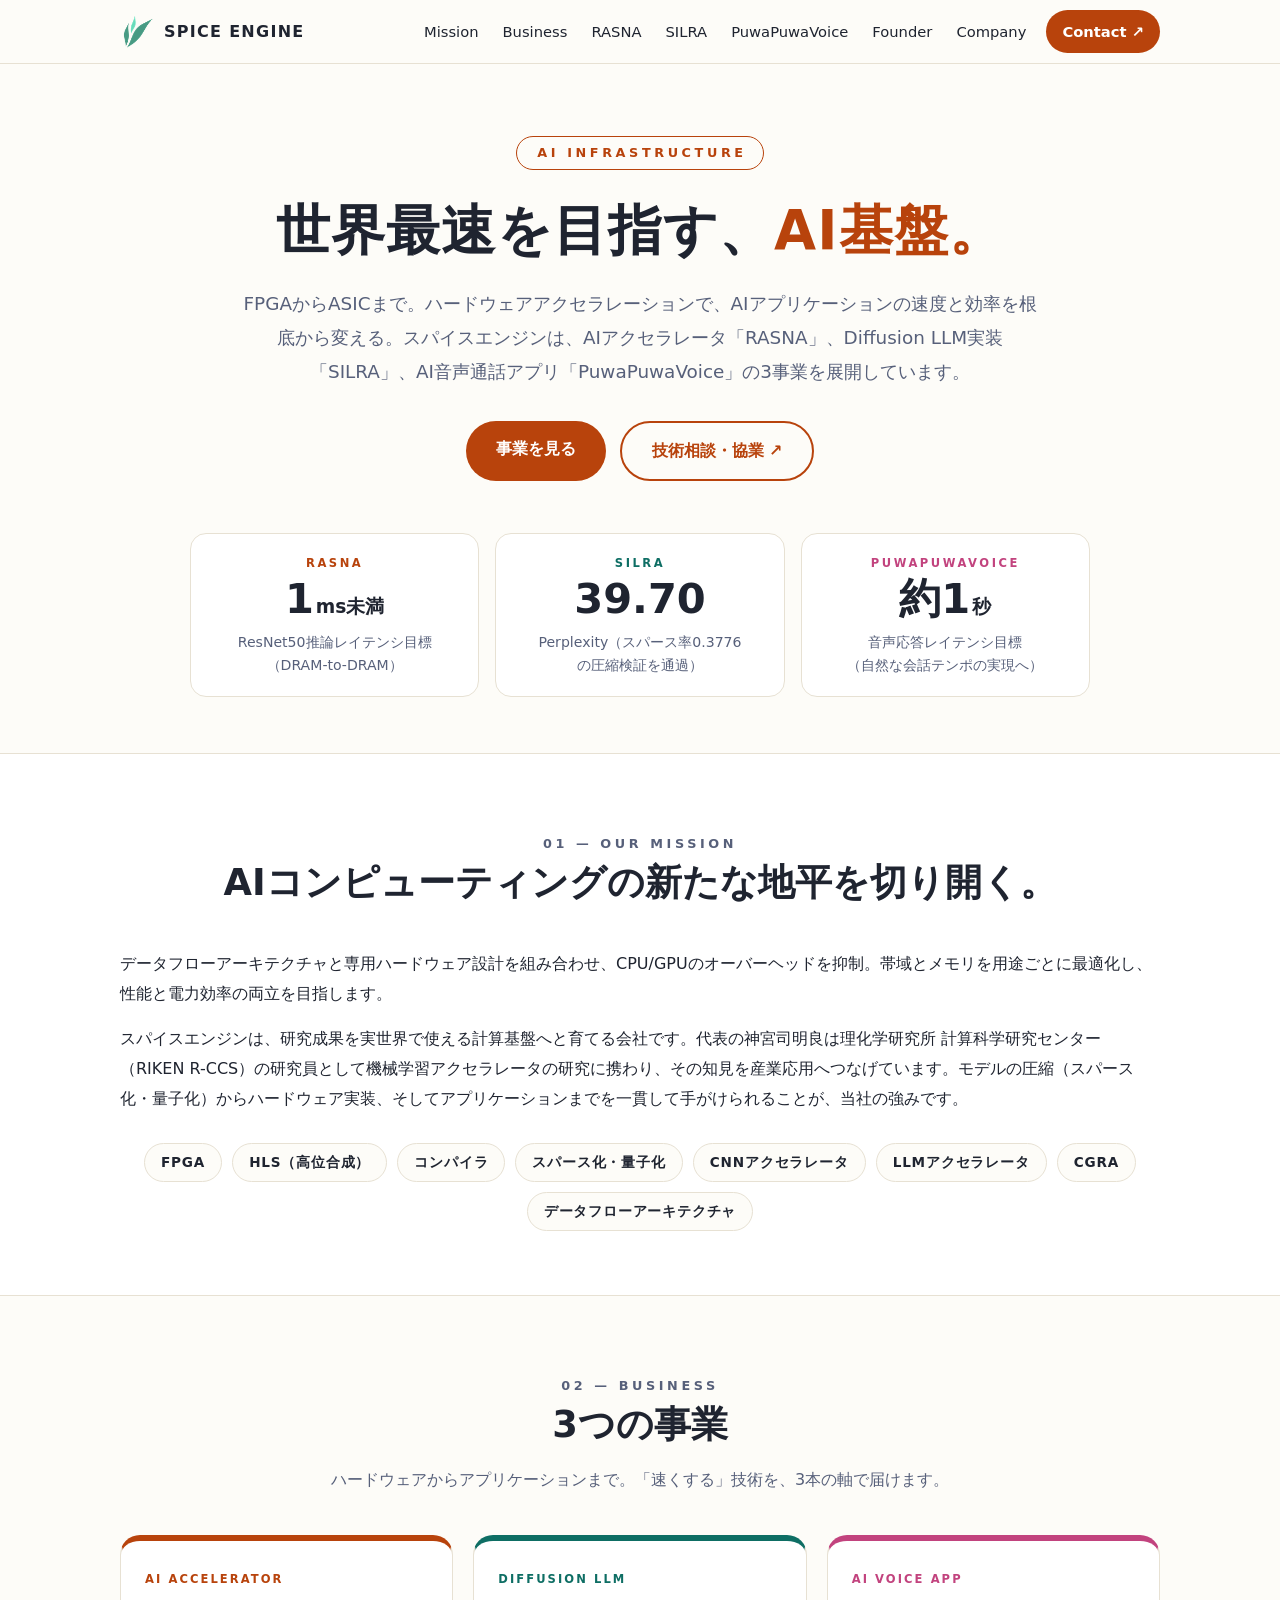
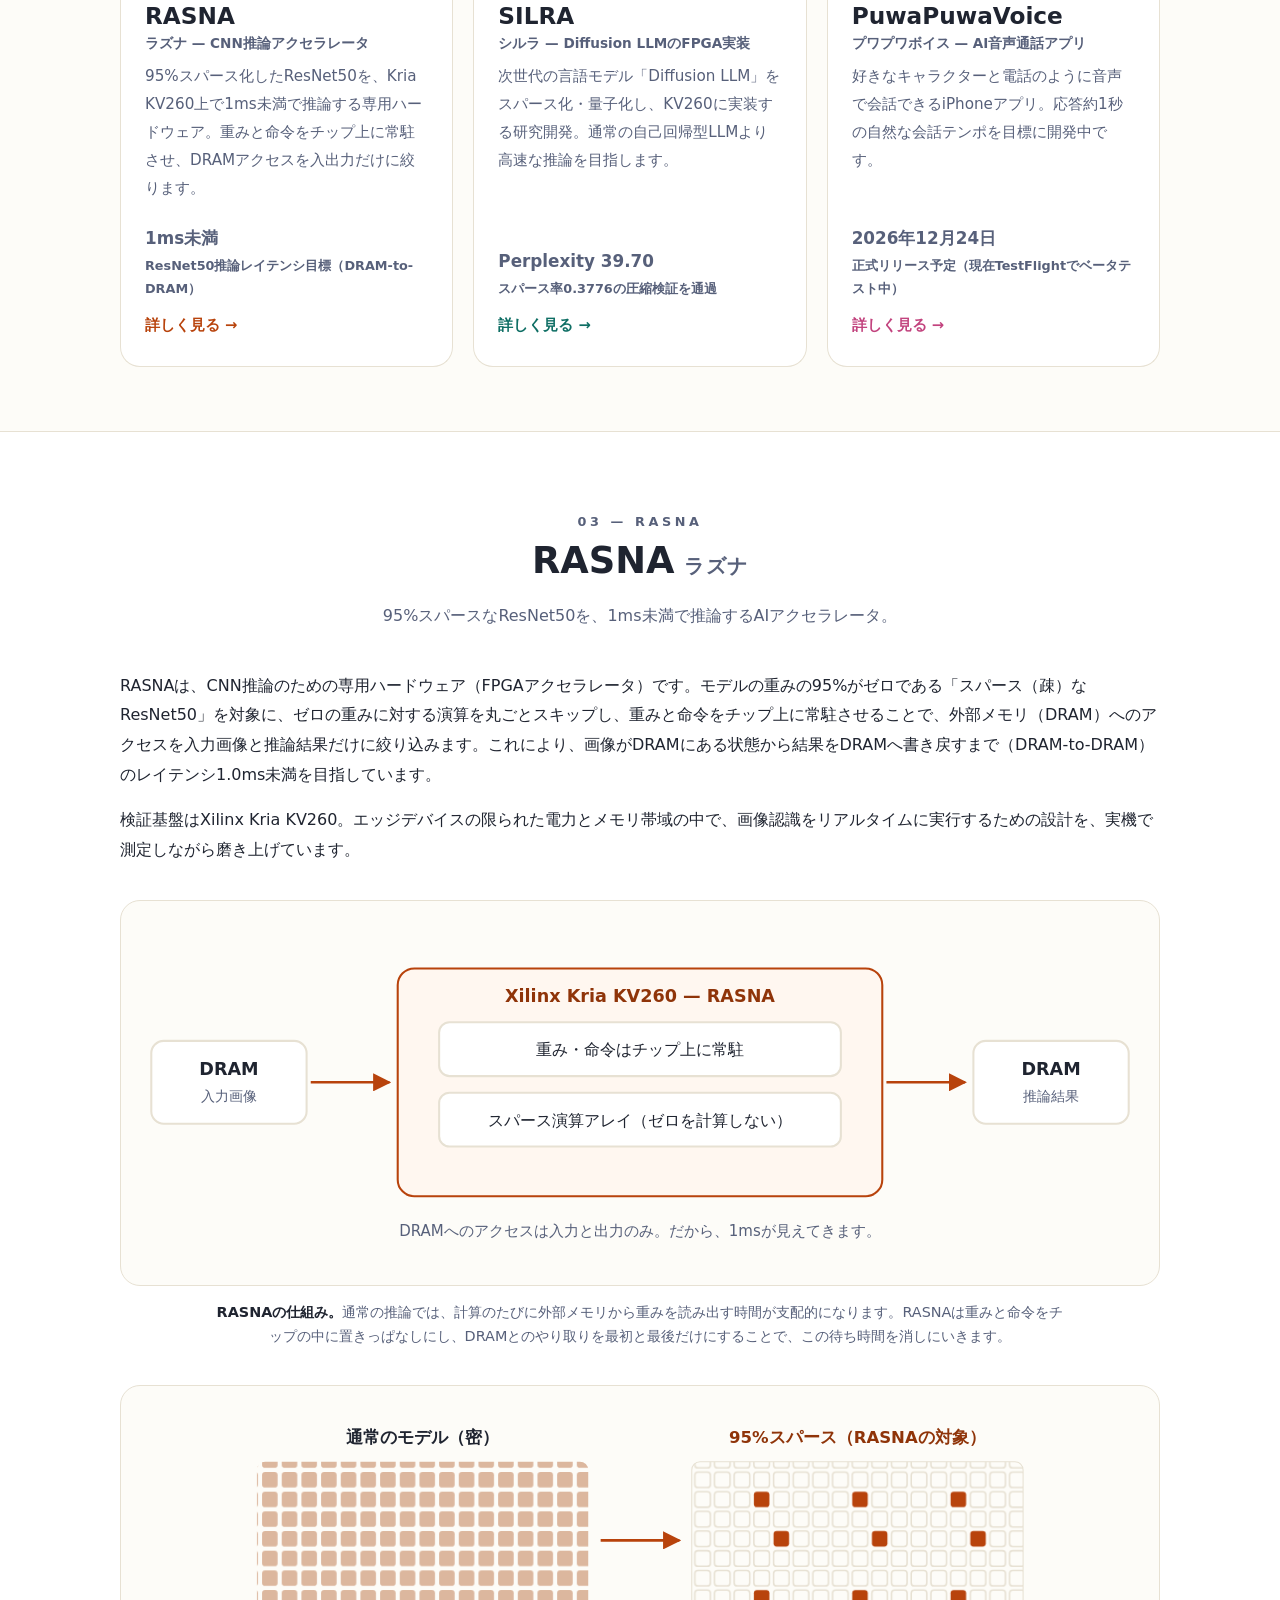
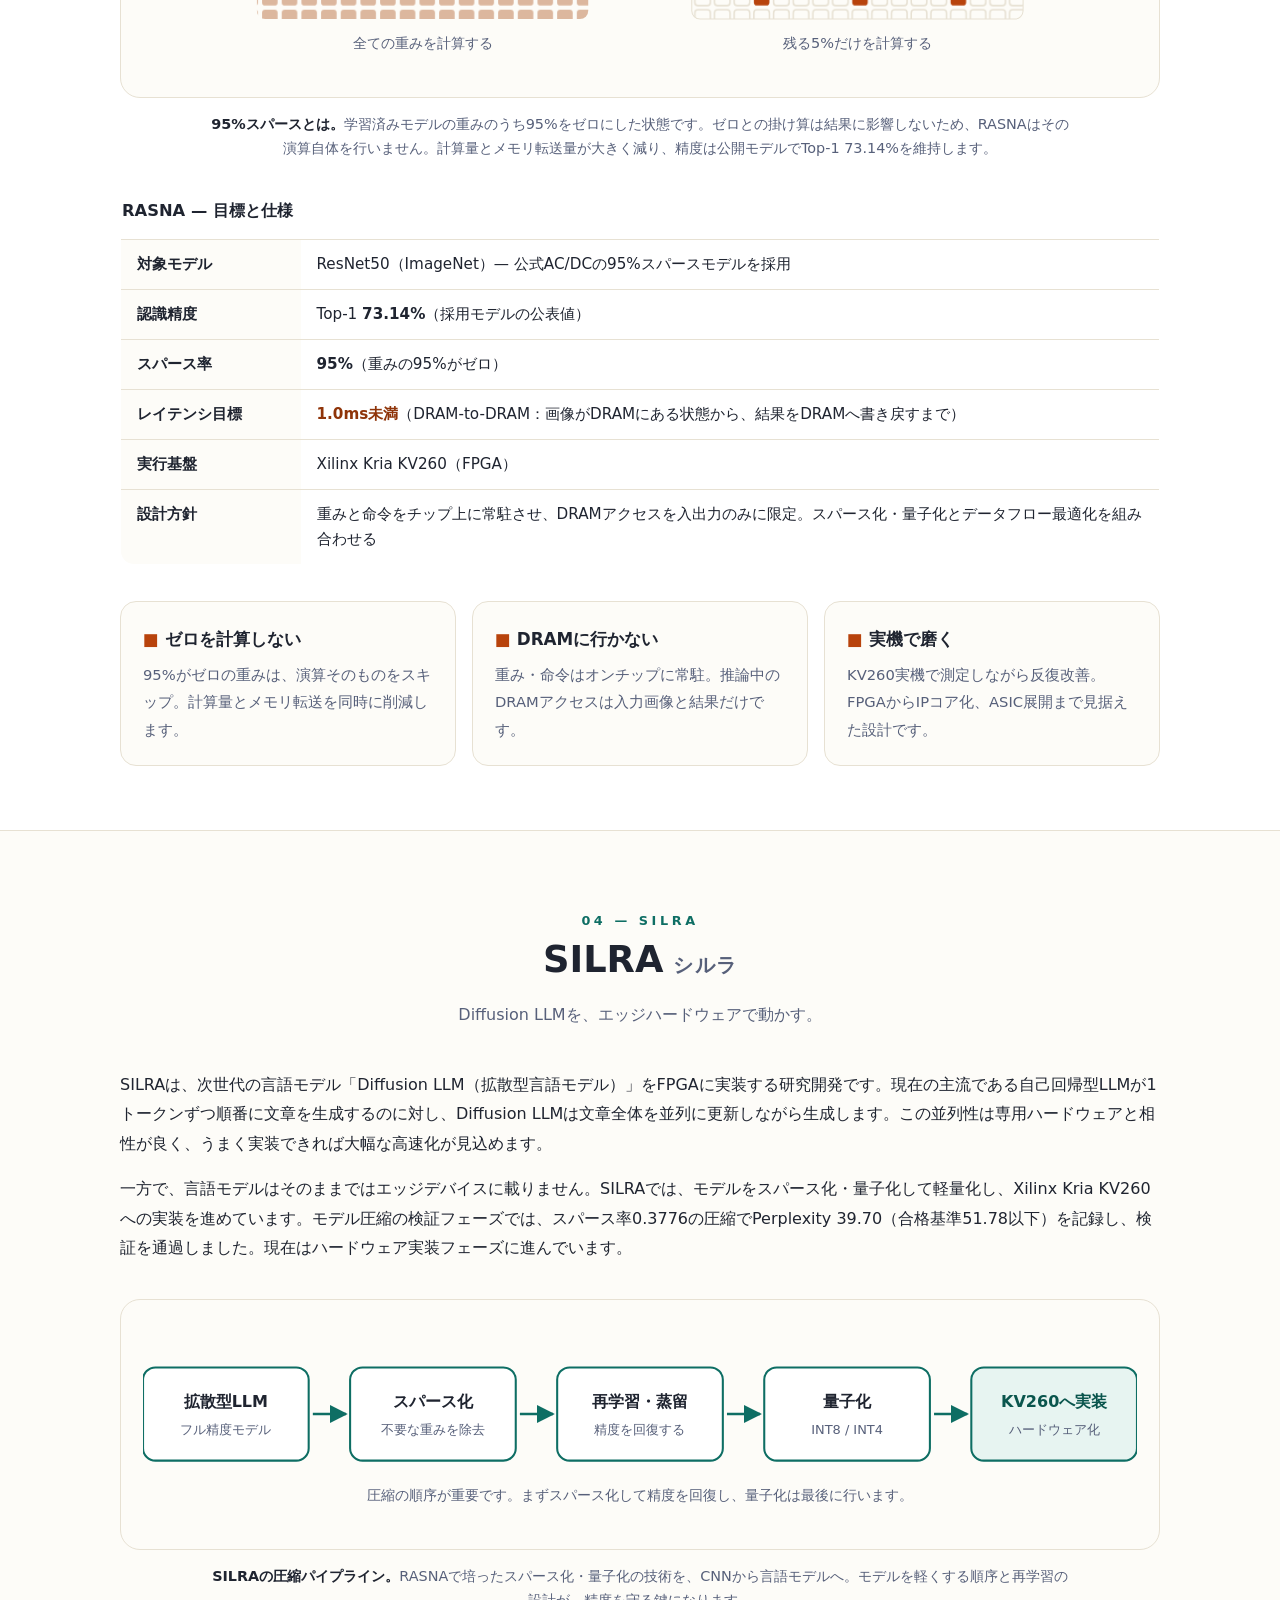
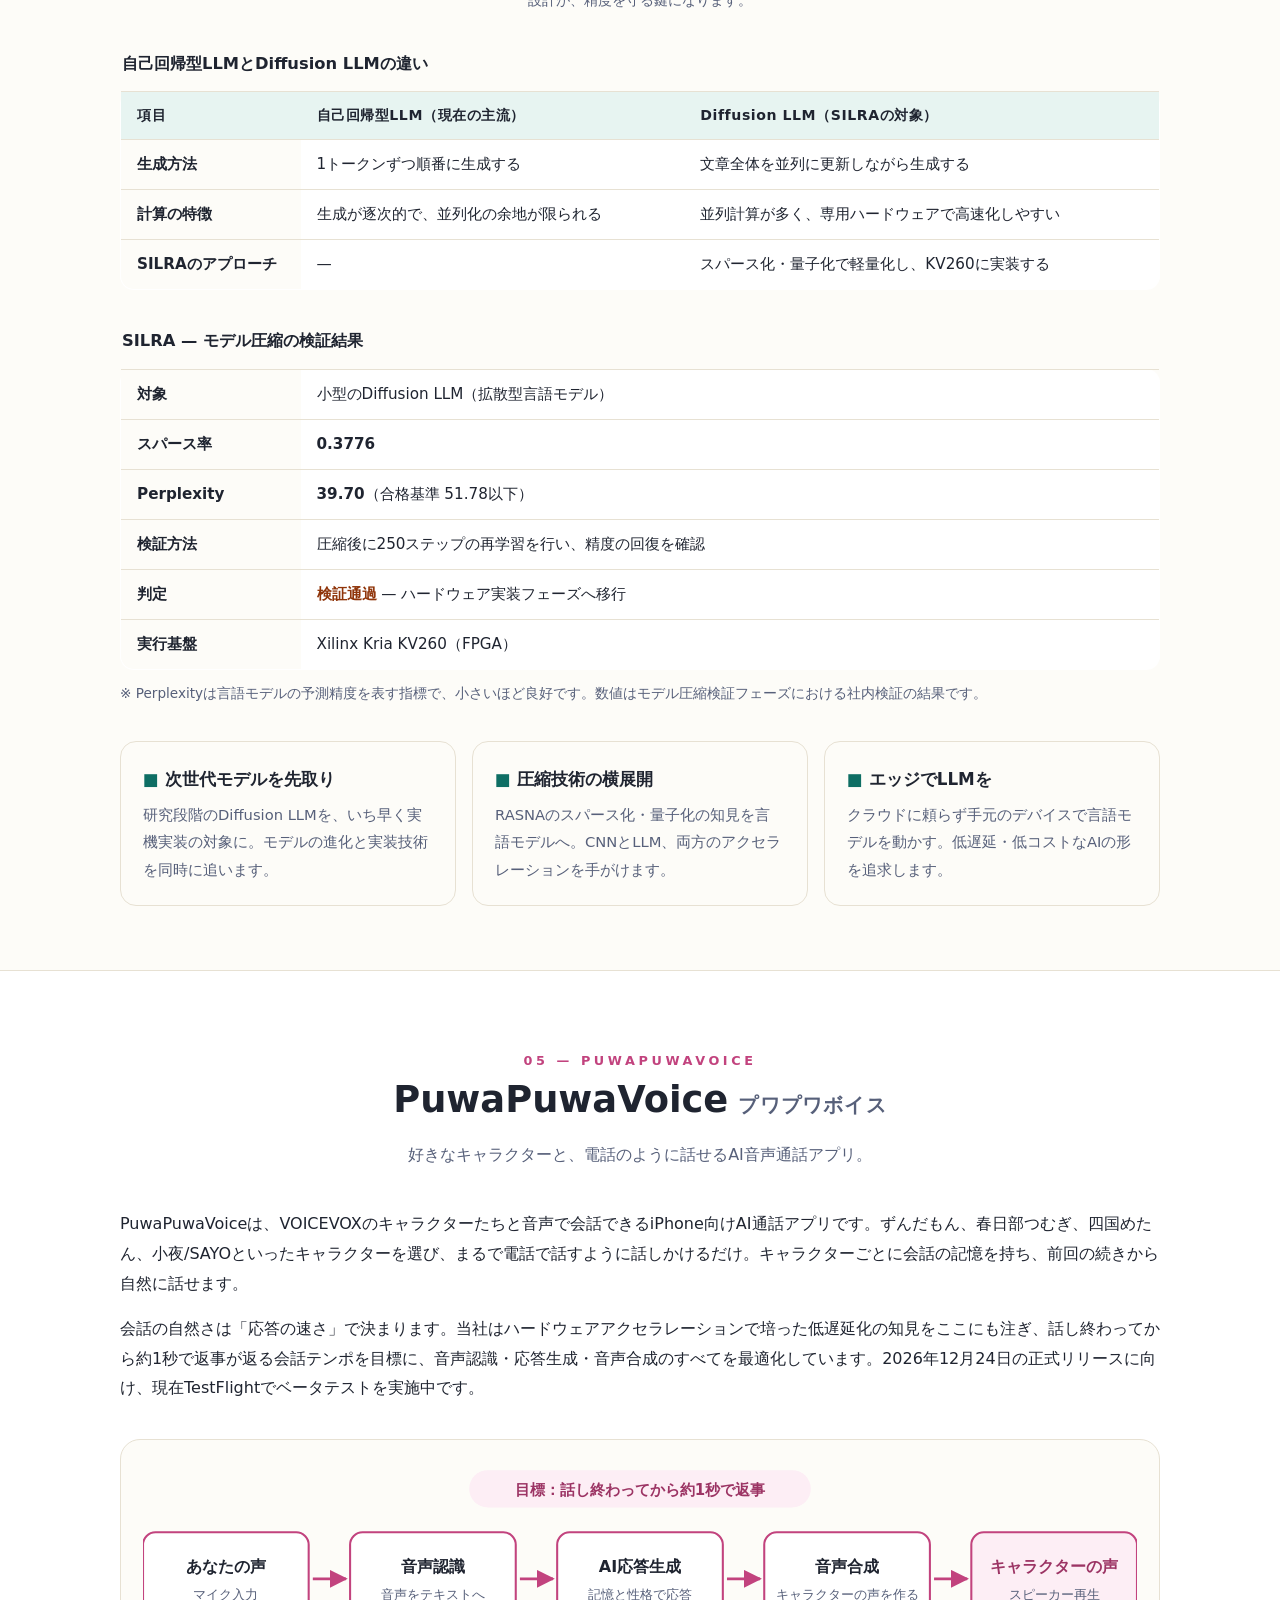
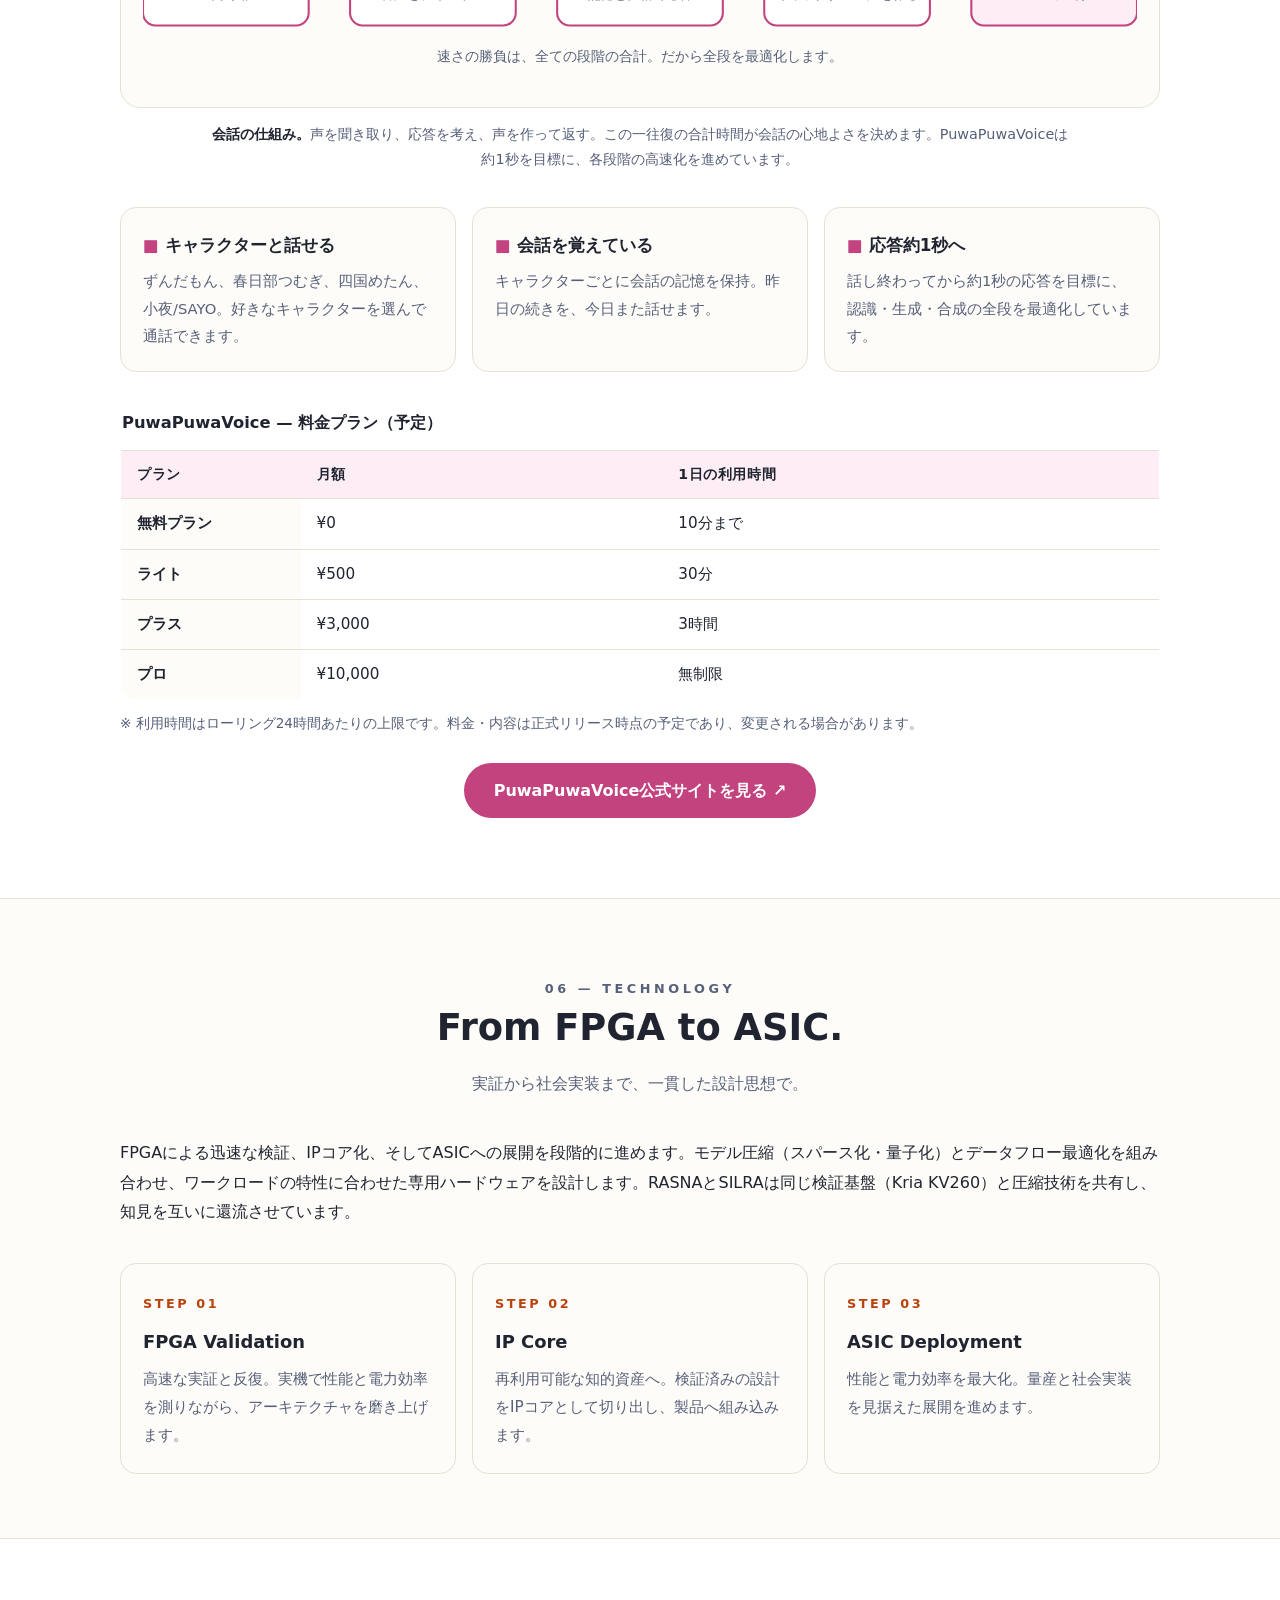
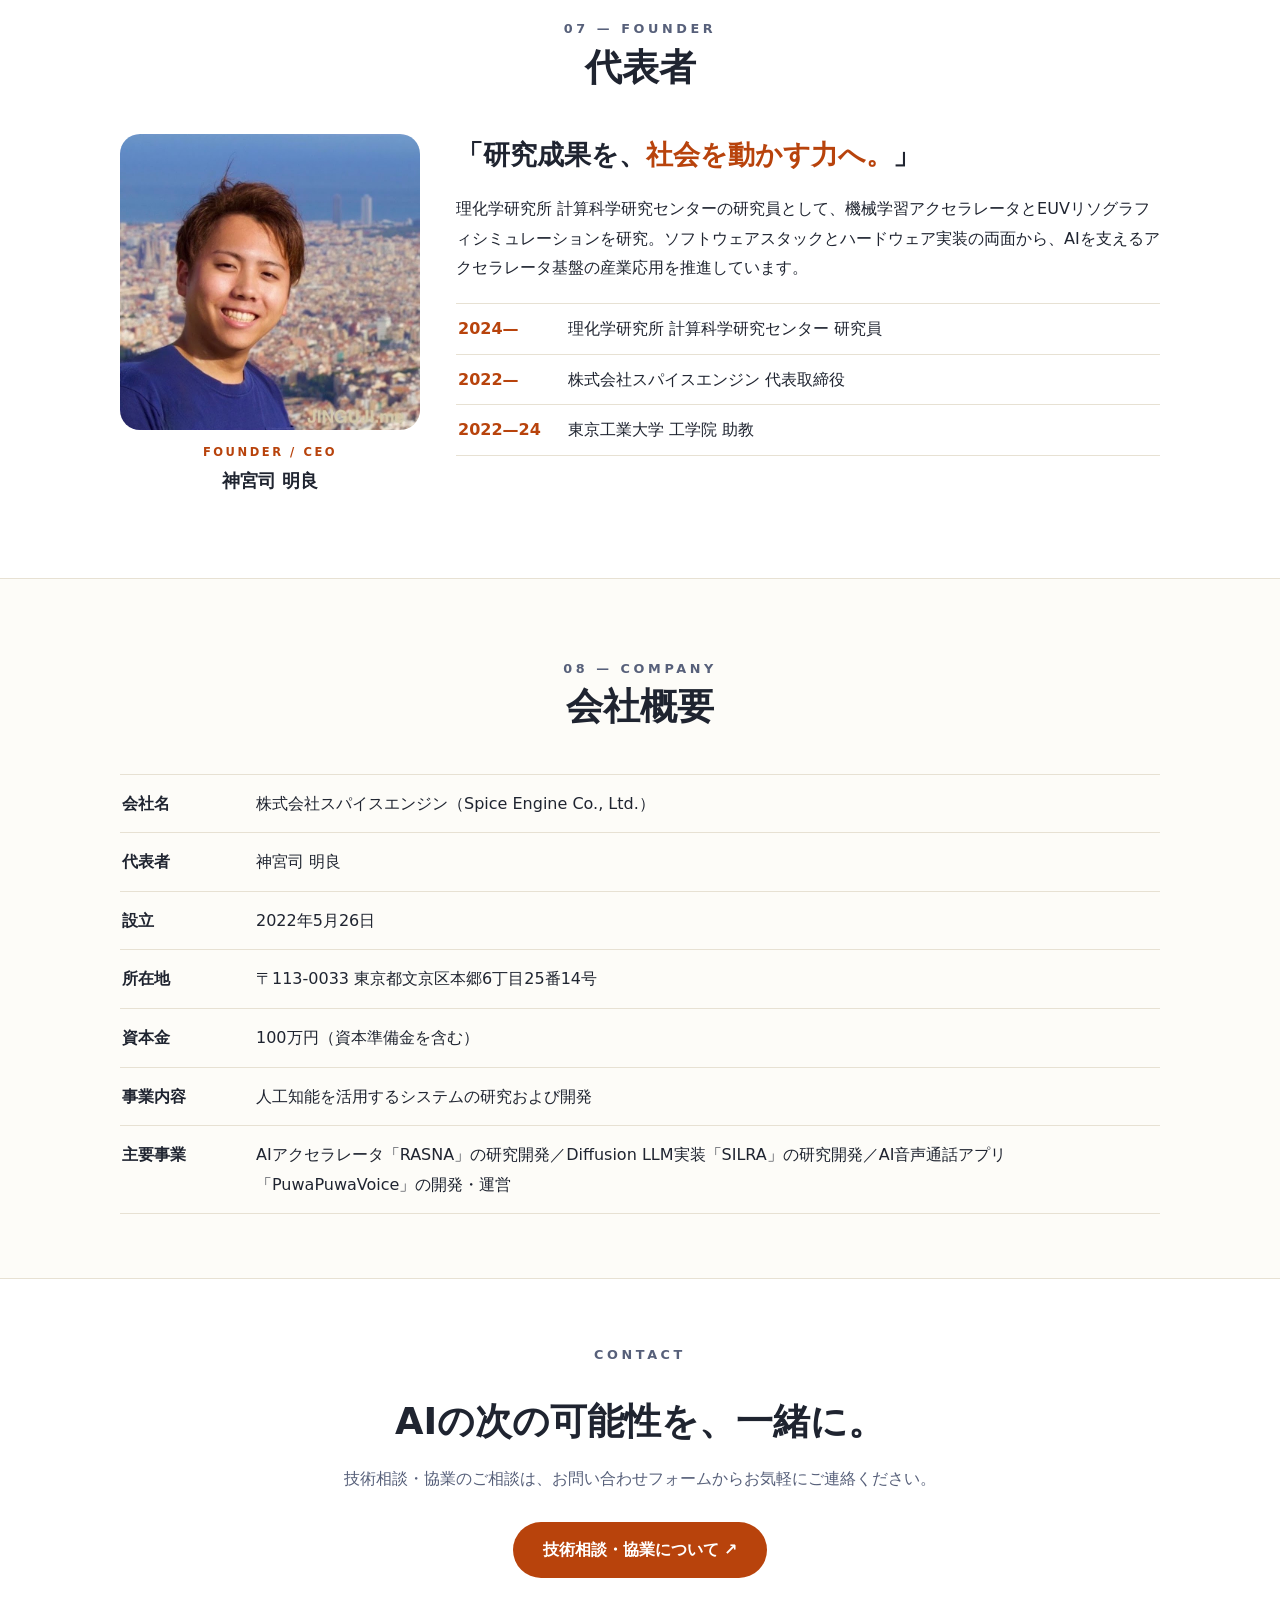
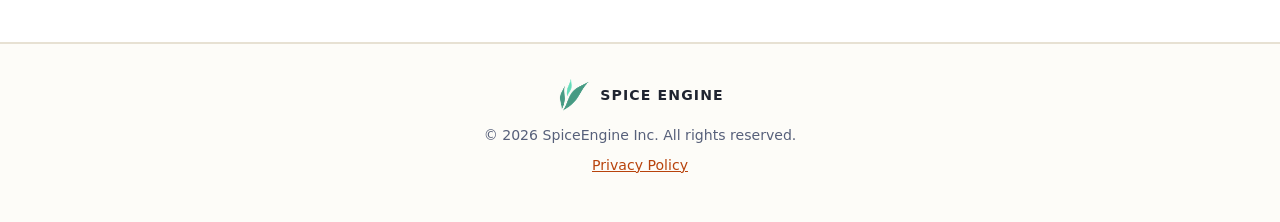
<file: index.html>
<!DOCTYPE html>
<html lang="ja">
<head>
<!-- Google tag (gtag.js) -->
<script async src="https://www.googletagmanager.com/gtag/js?id=G-QH7CLHB1S8"></script>
<script>
window.dataLayer = window.dataLayer || [];
function gtag(){dataLayer.push(arguments);}
gtag('js', new Date());
gtag('config', 'G-QH7CLHB1S8');
</script>
<meta charset="utf-8"/>
<meta name="viewport" content="width=device-width, initial-scale=1"/>
<title>株式会社スパイスエンジン | AI Infrastructure</title>
<meta name="description" content="FPGAからASICまで。AIアクセラレータ「RASNA」、Diffusion LLM実装「SILRA」、AI音声通話アプリ「PuwaPuwaVoice」の3事業を展開する、株式会社スパイスエンジン。"/>
<meta property="og:title" content="世界最速を目指す、AI基盤。"/>
<meta property="og:description" content="FPGAからASICまで。RASNA／SILRA／PuwaPuwaVoiceの3本軸でAIの速度と効率を高める、Spice EngineのAI Infrastructure。"/>
<meta property="og:image" content="https://www.spiceengine.jp/og.png"/>
<meta name="twitter:card" content="summary_large_image"/>
<meta name="twitter:title" content="世界最速を目指す、AI基盤。"/>
<meta name="twitter:description" content="FPGAからASICまで。RASNA／SILRA／PuwaPuwaVoiceの3本軸でAIの速度と効率を高める、Spice EngineのAI Infrastructure。"/>
<meta name="twitter:image" content="https://www.spiceengine.jp/og.png"/>
<link rel="icon" href="/favicon.svg"/>
<style>
:root{
  --bg:#fdfcf8;
  --surface:#ffffff;
  --ink:#1f2430;
  --muted:#57607a;
  --line:#e7e1d3;
  --accent:#b8430c;
  --accent-dark:#8f3409;
  --accent-soft:#fbf0e6;
  --teal:#0e6e64;
  --teal-dark:#0a554d;
  --teal-soft:#e7f4f1;
  --pink:#c2437e;
  --pink-dark:#9c3464;
  --pink-soft:#fdeef5;
  --radius:16px;
  --max:1080px;
}
*{box-sizing:border-box}
html{scroll-behavior:smooth}
body{
  margin:0;background:var(--bg);color:var(--ink);
  font-family:"Hiragino Kaku Gothic ProN","Hiragino Sans","Noto Sans JP","Yu Gothic UI","Yu Gothic",system-ui,-apple-system,"Segoe UI",sans-serif;
  font-size:16px;line-height:1.85;-webkit-text-size-adjust:100%;
}
img{max-width:100%;height:auto;display:block}
a{color:var(--accent)}
a:focus-visible{outline:3px solid var(--accent);outline-offset:2px}
.wrap{max-width:var(--max);margin:0 auto;padding:0 20px}
svg text{font-family:inherit}

/* header */
.site-header{
  position:sticky;top:0;z-index:20;
  background:rgba(253,252,248,.94);backdrop-filter:blur(8px);
  border-bottom:1px solid var(--line);
}
.site-header .wrap{display:flex;align-items:center;justify-content:space-between;gap:12px;flex-wrap:wrap;padding-top:10px;padding-bottom:10px}
.brand{display:flex;align-items:center;gap:10px;text-decoration:none;color:var(--ink);font-weight:700;letter-spacing:.08em}
.brand img{width:34px;height:34px}
.main-nav{display:flex;align-items:center;gap:4px;flex-wrap:wrap}
.main-nav a{
  color:var(--ink);text-decoration:none;font-size:.92rem;padding:8px 10px;border-radius:8px;
}
.main-nav a:hover{background:var(--accent-soft)}
.main-nav a.nav-contact{
  background:var(--accent);color:#fff;font-weight:700;margin-left:6px;padding:8px 16px;border-radius:999px;
}
.main-nav a.nav-contact:hover{background:var(--accent-dark)}

/* hero */
.hero{padding:72px 0 56px;text-align:center}
.eyebrow{
  display:inline-block;font-size:.8rem;font-weight:700;letter-spacing:.28em;color:var(--accent);
  border:1px solid var(--accent);border-radius:999px;padding:4px 16px 4px 20px;margin:0 0 24px;
}
.hero h1{
  font-size:clamp(2rem,6vw,3.4rem);line-height:1.35;margin:0 0 20px;font-weight:800;letter-spacing:.02em;
}
.hero h1 em{font-style:normal;color:var(--accent)}
.hero-lead{font-size:clamp(1rem,2.6vw,1.15rem);color:var(--muted);margin:0 auto 32px;max-width:800px}
.hero-actions{display:flex;gap:14px;justify-content:center;flex-wrap:wrap}
.button{
  display:inline-block;text-decoration:none;font-weight:700;border-radius:999px;padding:13px 30px;font-size:1rem;
}
.button.primary{background:var(--accent);color:#fff}
.button.primary:hover{background:var(--accent-dark)}
.button.ghost{border:2px solid var(--accent);color:var(--accent);background:transparent}
.button.ghost:hover{background:var(--accent-soft)}
.metrics{
  display:grid;grid-template-columns:repeat(3,1fr);gap:16px;
  max-width:900px;margin:52px auto 0;
}
.metrics>div{background:var(--surface);border:1px solid var(--line);border-radius:var(--radius);padding:20px 10px}
.metrics .m-label{font-size:.72rem;font-weight:700;letter-spacing:.22em;margin:0 0 6px}
.metrics strong{font-size:clamp(1.9rem,5vw,2.6rem);line-height:1;color:var(--ink);font-weight:800}
.metrics strong span{font-size:.45em;margin-left:2px}
.metrics p{margin:8px 0 0;color:var(--muted);font-size:.88rem;line-height:1.6}
.metrics .m-rasna{color:var(--accent)}
.metrics .m-silra{color:var(--teal)}
.metrics .m-puwa{color:var(--pink)}

/* sections */
section.block{padding:64px 0}
section.block.alt{background:var(--surface);border-top:1px solid var(--line);border-bottom:1px solid var(--line)}
.section-head{text-align:center;margin-bottom:40px}
.section-label{font-size:.8rem;font-weight:700;letter-spacing:.28em;color:var(--accent);margin:0 0 10px}
.section-label.teal{color:var(--teal)}
.section-label.pink{color:var(--pink)}
.section-head h2{font-size:clamp(1.55rem,4.4vw,2.3rem);line-height:1.45;margin:0;font-weight:800}
.section-head h2 small{font-size:.55em;color:var(--muted);font-weight:700;margin-left:10px;letter-spacing:.06em}
.section-head p{color:var(--muted);margin:14px 0 0}
.body-text{max-width:var(--max);margin:0 auto}
.body-text p{margin:0 0 1em}
.body-text p:last-child{margin-bottom:0}

/* expertise chips */
.chips{display:flex;flex-wrap:wrap;gap:10px;justify-content:center;margin-top:30px}
.chips span{
  font-size:.85rem;font-weight:700;letter-spacing:.06em;
  border:1px solid var(--line);border-radius:999px;padding:6px 16px;color:var(--ink);background:var(--surface);
}
section.block.alt .chips span{background:var(--bg)}

/* pillar overview cards */
.pillar-grid{display:grid;grid-template-columns:repeat(3,1fr);gap:20px}
.pillar-card{
  background:var(--surface);border:1px solid var(--line);border-radius:20px;padding:28px 24px;
  display:flex;flex-direction:column;gap:10px;text-decoration:none;color:var(--ink);
  border-top:6px solid var(--accent);
}
section.block .pillar-card{background:var(--surface)}
.pillar-card:hover{box-shadow:0 10px 28px rgba(31,36,48,.08)}
.pillar-card.silra{border-top-color:var(--teal)}
.pillar-card.puwa{border-top-color:var(--pink)}
.pillar-card .p-badge{font-size:.72rem;font-weight:700;letter-spacing:.18em;color:var(--accent)}
.pillar-card.silra .p-badge{color:var(--teal)}
.pillar-card.puwa .p-badge{color:var(--pink)}
.pillar-card h3{margin:0;font-size:1.45rem;line-height:1.35}
.pillar-card h3 small{display:block;font-size:.85rem;color:var(--muted);font-weight:600;margin-top:2px}
.pillar-card p{margin:0;color:var(--muted);font-size:.95rem}
.pillar-card .p-metric{margin-top:auto;padding-top:10px;font-weight:800;font-size:1.05rem}
.pillar-card .p-metric span{display:block;font-weight:600;font-size:.8rem;color:var(--muted)}
.pillar-card .p-more{font-weight:700;color:var(--accent);font-size:.92rem}
.pillar-card.silra .p-more{color:var(--teal)}
.pillar-card.puwa .p-more{color:var(--pink)}

/* figures (SVG diagrams) */
.figure{margin:36px 0 0}
.figure .diagram{
  background:var(--bg);border:1px solid var(--line);border-radius:20px;padding:26px 22px;
}
section.block.alt .figure .diagram{background:var(--bg)}
.figure svg{width:100%;height:auto;display:block}
.figure figcaption{
  color:var(--muted);font-size:.9rem;line-height:1.7;margin-top:14px;text-align:center;max-width:860px;margin-left:auto;margin-right:auto;
}
.figure figcaption strong{color:var(--ink)}

/* tables */
.table-scroll{overflow-x:auto;margin-top:36px}
table.spec{
  width:100%;border-collapse:collapse;background:var(--surface);
  border:1px solid var(--line);border-radius:14px;overflow:hidden;font-size:.95rem;min-width:560px;
}
table.spec caption{
  text-align:left;font-weight:800;font-size:1.02rem;padding:0 2px 12px;caption-side:top;
}
table.spec th,table.spec td{padding:12px 16px;border-top:1px solid var(--line);text-align:left;vertical-align:top;line-height:1.65}
table.spec thead th{background:var(--accent-soft);border-top:none;font-size:.88rem;letter-spacing:.04em}
table.spec thead.teal th{background:var(--teal-soft)}
table.spec thead.pink th{background:var(--pink-soft)}
table.spec tbody th{width:180px;font-weight:700;background:var(--bg);white-space:nowrap}
table.spec td strong{color:var(--accent-dark)}
table.spec td .num{font-weight:800}
.note{color:var(--muted);font-size:.85rem;margin-top:12px;line-height:1.7}

/* key points list */
.points{display:grid;grid-template-columns:repeat(3,1fr);gap:16px;margin-top:36px}
.point{background:var(--bg);border:1px solid var(--line);border-radius:var(--radius);padding:22px}
section.block.alt .point{background:var(--bg)}
.point h3{margin:0 0 6px;font-size:1.05rem}
.point h3 .k{color:var(--accent)}
.point.teal h3 .k{color:var(--teal)}
.point.pink h3 .k{color:var(--pink)}
.point p{margin:0;color:var(--muted);font-size:.92rem}

/* technology steps */
.steps{display:grid;grid-template-columns:repeat(3,1fr);gap:16px;margin-top:36px}
.step{background:var(--bg);border:1px solid var(--line);border-radius:var(--radius);padding:24px 22px}
.step .num{font-size:.8rem;font-weight:700;letter-spacing:.2em;color:var(--accent)}
.step h3{margin:8px 0 6px;font-size:1.12rem}
.step p{margin:0;color:var(--muted);font-size:.95rem}

/* founder */
.founder-grid{display:grid;grid-template-columns:300px 1fr;gap:36px;align-items:start}
.founder-photo img{border-radius:20px;width:100%}
.photo-caption{text-align:center;margin-top:12px}
.photo-caption span{display:block;font-size:.72rem;font-weight:700;letter-spacing:.22em;color:var(--accent)}
.photo-caption strong{font-size:1.15rem}
.founder-copy blockquote{
  margin:0 0 18px;font-size:clamp(1.3rem,3.6vw,1.7rem);font-weight:800;line-height:1.55;
}
.founder-copy blockquote i{font-style:normal;color:var(--accent)}
.founder-copy p{margin:0 0 20px}
.career{margin:0;border-top:1px solid var(--line)}
.career>div{display:flex;gap:18px;padding:10px 2px;border-bottom:1px solid var(--line)}
.career dt{flex:0 0 92px;font-weight:700;color:var(--accent)}
.career dd{margin:0}

/* company */
.company-data{margin:0;border-top:1px solid var(--line)}
.company-data>div{display:flex;gap:24px;padding:14px 2px;border-bottom:1px solid var(--line)}
.company-data dt{flex:0 0 110px;font-weight:700}
.company-data dd{margin:0}

/* contact */
.contact-block{text-align:center}
.contact-block h2{font-size:clamp(1.55rem,4.4vw,2.3rem);margin:0 0 16px;font-weight:800;line-height:1.45}
.contact-block p{color:var(--muted);margin:0 auto 28px;max-width:640px}

/* footer */
.site-footer{border-top:1px solid var(--line);padding:34px 0 40px;text-align:center}
.site-footer .brand{justify-content:center;margin-bottom:10px}
.site-footer p{margin:4px 0;color:var(--muted);font-size:.88rem}
.site-footer a{font-size:.88rem}

/* responsive */
@media (max-width:900px){
  .pillar-grid{grid-template-columns:1fr}
  .points{grid-template-columns:1fr}
}
@media (max-width:820px){
  .steps{grid-template-columns:1fr}
  .founder-grid{grid-template-columns:1fr}
  .founder-photo{max-width:320px;margin:0 auto}
}
@media (max-width:560px){
  .hero{padding:48px 0 40px}
  section.block{padding:48px 0}
  .metrics{grid-template-columns:1fr;max-width:340px}
  .site-header .wrap{justify-content:center}
  .main-nav{justify-content:center}
  .company-data>div{flex-direction:column;gap:2px}
  .company-data dt{flex:none}
  .career>div{flex-direction:column;gap:0}
  .career dt{flex:none}
  .button{padding:12px 22px}
  table.spec tbody th{width:120px;white-space:normal}
}
</style>
</head>
<body>

<header class="site-header">
  <div class="wrap">
    <a class="brand" href="#top" aria-label="SpiceEngine ホーム"><img src="/logo.png" alt=""/><span>SPICE ENGINE</span></a>
    <nav class="main-nav" aria-label="メインナビゲーション">
      <a href="#mission">Mission</a>
      <a href="#business">Business</a>
      <a href="#rasna">RASNA</a>
      <a href="#silra">SILRA</a>
      <a href="#puwa">PuwaPuwaVoice</a>
      <a href="#founder">Founder</a>
      <a href="#company">Company</a>
      <a class="nav-contact" href="https://docs.google.com/forms/d/e/1FAIpQLSclg_9IMWsu9Ar89q9FXXtZaELc6WRtHxWY1J6L00wCvOVEnQ/viewform" target="_blank" rel="noreferrer">Contact ↗</a>
    </nav>
  </div>
</header>

<main id="top">

  <section class="hero">
    <div class="wrap">
      <p class="eyebrow">AI INFRASTRUCTURE</p>
      <h1>世界最速を目指す、<em>AI基盤。</em></h1>
      <p class="hero-lead">FPGAからASICまで。ハードウェアアクセラレーションで、AIアプリケーションの速度と効率を根底から変える。スパイスエンジンは、AIアクセラレータ「RASNA」、Diffusion LLM実装「SILRA」、AI音声通話アプリ「PuwaPuwaVoice」の3事業を展開しています。</p>
      <div class="hero-actions">
        <a class="button primary" href="#business">事業を見る</a>
        <a class="button ghost" href="https://docs.google.com/forms/d/e/1FAIpQLSclg_9IMWsu9Ar89q9FXXtZaELc6WRtHxWY1J6L00wCvOVEnQ/viewform" target="_blank" rel="noreferrer">技術相談・協業 ↗</a>
      </div>
      <div class="metrics" aria-label="3事業の主要指標">
        <div><p class="m-label m-rasna">RASNA</p><strong>1<span>ms未満</span></strong><p>ResNet50推論レイテンシ目標<br/>（DRAM-to-DRAM）</p></div>
        <div><p class="m-label m-silra">SILRA</p><strong>39.70</strong><p>Perplexity（スパース率0.3776<br/>の圧縮検証を通過）</p></div>
        <div><p class="m-label m-puwa">PUWAPUWAVOICE</p><strong>約1<span>秒</span></strong><p>音声応答レイテンシ目標<br/>（自然な会話テンポの実現へ）</p></div>
      </div>
    </div>
  </section>

  <section class="block alt" id="mission">
    <div class="wrap">
      <div class="section-head">
        <p class="section-label">01 — OUR MISSION</p>
        <h2>AIコンピューティングの新たな地平を切り開く。</h2>
      </div>
      <div class="body-text">
        <p>データフローアーキテクチャと専用ハードウェア設計を組み合わせ、CPU/GPUのオーバーヘッドを抑制。帯域とメモリを用途ごとに最適化し、性能と電力効率の両立を目指します。</p>
        <p>スパイスエンジンは、研究成果を実世界で使える計算基盤へと育てる会社です。代表の神宮司明良は理化学研究所 計算科学研究センター（RIKEN R-CCS）の研究員として機械学習アクセラレータの研究に携わり、その知見を産業応用へつなげています。モデルの圧縮（スパース化・量子化）からハードウェア実装、そしてアプリケーションまでを一貫して手がけられることが、当社の強みです。</p>
      </div>
      <div class="chips" aria-label="専門領域">
        <span>FPGA</span><span>HLS（高位合成）</span><span>コンパイラ</span><span>スパース化・量子化</span><span>CNNアクセラレータ</span><span>LLMアクセラレータ</span><span>CGRA</span><span>データフローアーキテクチャ</span>
      </div>
    </div>
  </section>

  <section class="block" id="business">
    <div class="wrap">
      <div class="section-head">
        <p class="section-label">02 — BUSINESS</p>
        <h2>3つの事業</h2>
        <p>ハードウェアからアプリケーションまで。「速くする」技術を、3本の軸で届けます。</p>
      </div>
      <div class="pillar-grid">
        <a class="pillar-card" href="#rasna">
          <span class="p-badge">AI ACCELERATOR</span>
          <h3>RASNA<small>ラズナ — CNN推論アクセラレータ</small></h3>
          <p>95%スパース化したResNet50を、Kria KV260上で1ms未満で推論する専用ハードウェア。重みと命令をチップ上に常駐させ、DRAMアクセスを入出力だけに絞ります。</p>
          <p class="p-metric">1ms未満<span>ResNet50推論レイテンシ目標（DRAM-to-DRAM）</span></p>
          <span class="p-more">詳しく見る →</span>
        </a>
        <a class="pillar-card silra" href="#silra">
          <span class="p-badge">DIFFUSION LLM</span>
          <h3>SILRA<small>シルラ — Diffusion LLMのFPGA実装</small></h3>
          <p>次世代の言語モデル「Diffusion LLM」をスパース化・量子化し、KV260に実装する研究開発。通常の自己回帰型LLMより高速な推論を目指します。</p>
          <p class="p-metric">Perplexity 39.70<span>スパース率0.3776の圧縮検証を通過</span></p>
          <span class="p-more">詳しく見る →</span>
        </a>
        <a class="pillar-card puwa" href="#puwa">
          <span class="p-badge">AI VOICE APP</span>
          <h3>PuwaPuwaVoice<small>プワプワボイス — AI音声通話アプリ</small></h3>
          <p>好きなキャラクターと電話のように音声で会話できるiPhoneアプリ。応答約1秒の自然な会話テンポを目標に開発中です。</p>
          <p class="p-metric">2026年12月24日<span>正式リリース予定（現在TestFlightでベータテスト中）</span></p>
          <span class="p-more">詳しく見る →</span>
        </a>
      </div>
    </div>
  </section>

  <section class="block alt" id="rasna">
    <div class="wrap">
      <div class="section-head">
        <p class="section-label">03 — RASNA</p>
        <h2>RASNA<small>ラズナ</small></h2>
        <p>95%スパースなResNet50を、1ms未満で推論するAIアクセラレータ。</p>
      </div>
      <div class="body-text">
        <p>RASNAは、CNN推論のための専用ハードウェア（FPGAアクセラレータ）です。モデルの重みの95%がゼロである「スパース（疎）なResNet50」を対象に、ゼロの重みに対する演算を丸ごとスキップし、重みと命令をチップ上に常駐させることで、外部メモリ（DRAM）へのアクセスを入力画像と推論結果だけに絞り込みます。これにより、画像がDRAMにある状態から結果をDRAMへ書き戻すまで（DRAM-to-DRAM）のレイテンシ1.0ms未満を目指しています。</p>
        <p>検証基盤はXilinx Kria KV260。エッジデバイスの限られた電力とメモリ帯域の中で、画像認識をリアルタイムに実行するための設計を、実機で測定しながら磨き上げています。</p>
      </div>

      <figure class="figure">
        <div class="diagram">
          <svg viewBox="0 0 960 320" role="img" aria-label="RASNAの動作の仕組み図">
            <defs>
              <marker id="arr-r" viewBox="0 0 10 10" refX="9" refY="5" markerWidth="7" markerHeight="7" orient="auto-start-reverse">
                <path d="M0,0 L10,5 L0,10 z" fill="#b8430c"/>
              </marker>
            </defs>
            <rect x="8" y="110" width="150" height="80" rx="12" fill="#ffffff" stroke="#e7e1d3" stroke-width="2"/>
            <text x="83" y="143" text-anchor="middle" font-size="17" font-weight="700" fill="#1f2430">DRAM</text>
            <text x="83" y="168" text-anchor="middle" font-size="14" fill="#57607a">入力画像</text>
            <line x1="162" y1="150" x2="238" y2="150" stroke="#b8430c" stroke-width="2.5" marker-end="url(#arr-r)"/>
            <rect x="246" y="40" width="468" height="220" rx="16" fill="#fff7f0" stroke="#b8430c" stroke-width="2"/>
            <text x="480" y="72" text-anchor="middle" font-size="17" font-weight="700" fill="#8f3409">Xilinx Kria KV260 — RASNA</text>
            <rect x="286" y="92" width="388" height="52" rx="10" fill="#ffffff" stroke="#e7e1d3" stroke-width="2"/>
            <text x="480" y="124" text-anchor="middle" font-size="15" fill="#1f2430">重み・命令はチップ上に常駐</text>
            <rect x="286" y="160" width="388" height="52" rx="10" fill="#ffffff" stroke="#e7e1d3" stroke-width="2"/>
            <text x="480" y="192" text-anchor="middle" font-size="15" fill="#1f2430">スパース演算アレイ（ゼロを計算しない）</text>
            <line x1="718" y1="150" x2="794" y2="150" stroke="#b8430c" stroke-width="2.5" marker-end="url(#arr-r)"/>
            <rect x="802" y="110" width="150" height="80" rx="12" fill="#ffffff" stroke="#e7e1d3" stroke-width="2"/>
            <text x="877" y="143" text-anchor="middle" font-size="17" font-weight="700" fill="#1f2430">DRAM</text>
            <text x="877" y="168" text-anchor="middle" font-size="14" fill="#57607a">推論結果</text>
            <text x="480" y="298" text-anchor="middle" font-size="14.5" fill="#57607a">DRAMへのアクセスは入力と出力のみ。だから、1msが見えてきます。</text>
          </svg>
        </div>
        <figcaption><strong>RASNAの仕組み。</strong>通常の推論では、計算のたびに外部メモリから重みを読み出す時間が支配的になります。RASNAは重みと命令をチップの中に置きっぱなしにし、DRAMとのやり取りを最初と最後だけにすることで、この待ち時間を消しにいきます。</figcaption>
      </figure>

      <figure class="figure">
        <div class="diagram">
          <svg viewBox="0 0 960 250" role="img" aria-label="スパース化のイメージ図">
            <defs>
              <pattern id="dense" width="19" height="19" patternUnits="userSpaceOnUse">
                <rect x="1" y="1" width="15" height="15" rx="3" fill="#dcb79e"/>
              </pattern>
              <pattern id="sparse" width="95" height="95" patternUnits="userSpaceOnUse">
                <rect x="1" y="1" width="15" height="15" rx="3" fill="none" stroke="#e7e1d3" stroke-width="1.5"/>
                <rect x="20" y="1" width="15" height="15" rx="3" fill="none" stroke="#e7e1d3" stroke-width="1.5"/>
                <rect x="39" y="1" width="15" height="15" rx="3" fill="none" stroke="#e7e1d3" stroke-width="1.5"/>
                <rect x="58" y="1" width="15" height="15" rx="3" fill="none" stroke="#e7e1d3" stroke-width="1.5"/>
                <rect x="77" y="1" width="15" height="15" rx="3" fill="none" stroke="#e7e1d3" stroke-width="1.5"/>
                <rect x="1" y="20" width="15" height="15" rx="3" fill="none" stroke="#e7e1d3" stroke-width="1.5"/>
                <rect x="20" y="20" width="15" height="15" rx="3" fill="none" stroke="#e7e1d3" stroke-width="1.5"/>
                <rect x="39" y="20" width="15" height="15" rx="3" fill="#b8430c"/>
                <rect x="58" y="20" width="15" height="15" rx="3" fill="none" stroke="#e7e1d3" stroke-width="1.5"/>
                <rect x="77" y="20" width="15" height="15" rx="3" fill="none" stroke="#e7e1d3" stroke-width="1.5"/>
                <rect x="1" y="39" width="15" height="15" rx="3" fill="none" stroke="#e7e1d3" stroke-width="1.5"/>
                <rect x="20" y="39" width="15" height="15" rx="3" fill="none" stroke="#e7e1d3" stroke-width="1.5"/>
                <rect x="39" y="39" width="15" height="15" rx="3" fill="none" stroke="#e7e1d3" stroke-width="1.5"/>
                <rect x="58" y="39" width="15" height="15" rx="3" fill="none" stroke="#e7e1d3" stroke-width="1.5"/>
                <rect x="77" y="39" width="15" height="15" rx="3" fill="none" stroke="#e7e1d3" stroke-width="1.5"/>
                <rect x="1" y="58" width="15" height="15" rx="3" fill="none" stroke="#e7e1d3" stroke-width="1.5"/>
                <rect x="20" y="58" width="15" height="15" rx="3" fill="none" stroke="#e7e1d3" stroke-width="1.5"/>
                <rect x="39" y="58" width="15" height="15" rx="3" fill="none" stroke="#e7e1d3" stroke-width="1.5"/>
                <rect x="58" y="58" width="15" height="15" rx="3" fill="none" stroke="#e7e1d3" stroke-width="1.5"/>
                <rect x="77" y="58" width="15" height="15" rx="3" fill="none" stroke="#e7e1d3" stroke-width="1.5"/>
                <rect x="1" y="77" width="15" height="15" rx="3" fill="none" stroke="#e7e1d3" stroke-width="1.5"/>
                <rect x="20" y="77" width="15" height="15" rx="3" fill="#b8430c"/>
                <rect x="39" y="77" width="15" height="15" rx="3" fill="none" stroke="#e7e1d3" stroke-width="1.5"/>
                <rect x="58" y="77" width="15" height="15" rx="3" fill="none" stroke="#e7e1d3" stroke-width="1.5"/>
                <rect x="77" y="77" width="15" height="15" rx="3" fill="none" stroke="#e7e1d3" stroke-width="1.5"/>
              </pattern>
              <marker id="arr-r2" viewBox="0 0 10 10" refX="9" refY="5" markerWidth="7" markerHeight="7" orient="auto-start-reverse">
                <path d="M0,0 L10,5 L0,10 z" fill="#b8430c"/>
              </marker>
            </defs>
            <text x="270" y="30" text-anchor="middle" font-size="16" font-weight="700" fill="#1f2430">通常のモデル（密）</text>
            <rect x="110" y="48" width="320" height="152" rx="8" fill="url(#dense)"/>
            <text x="690" y="30" text-anchor="middle" font-size="16" font-weight="700" fill="#8f3409">95%スパース（RASNAの対象）</text>
            <rect x="530" y="48" width="320" height="152" rx="8" fill="url(#sparse)" stroke="#e7e1d3"/>
            <line x1="442" y1="124" x2="518" y2="124" stroke="#b8430c" stroke-width="2.5" marker-end="url(#arr-r2)"/>
            <text x="270" y="228" text-anchor="middle" font-size="14" fill="#57607a">全ての重みを計算する</text>
            <text x="690" y="228" text-anchor="middle" font-size="14" fill="#57607a">残る5%だけを計算する</text>
          </svg>
        </div>
        <figcaption><strong>95%スパースとは。</strong>学習済みモデルの重みのうち95%をゼロにした状態です。ゼロとの掛け算は結果に影響しないため、RASNAはその演算自体を行いません。計算量とメモリ転送量が大きく減り、精度は公開モデルでTop-1 73.14%を維持します。</figcaption>
      </figure>

      <div class="table-scroll">
        <table class="spec">
          <caption>RASNA — 目標と仕様</caption>
          <tbody>
            <tr><th>対象モデル</th><td>ResNet50（ImageNet）— 公式AC/DCの95%スパースモデルを採用</td></tr>
            <tr><th>認識精度</th><td>Top-1 <span class="num">73.14%</span>（採用モデルの公表値）</td></tr>
            <tr><th>スパース率</th><td><span class="num">95%</span>（重みの95%がゼロ）</td></tr>
            <tr><th>レイテンシ目標</th><td><strong>1.0ms未満</strong>（DRAM-to-DRAM：画像がDRAMにある状態から、結果をDRAMへ書き戻すまで）</td></tr>
            <tr><th>実行基盤</th><td>Xilinx Kria KV260（FPGA）</td></tr>
            <tr><th>設計方針</th><td>重みと命令をチップ上に常駐させ、DRAMアクセスを入出力のみに限定。スパース化・量子化とデータフロー最適化を組み合わせる</td></tr>
          </tbody>
        </table>
      </div>

      <div class="points">
        <div class="point"><h3><span class="k">■</span> ゼロを計算しない</h3><p>95%がゼロの重みは、演算そのものをスキップ。計算量とメモリ転送を同時に削減します。</p></div>
        <div class="point"><h3><span class="k">■</span> DRAMに行かない</h3><p>重み・命令はオンチップに常駐。推論中のDRAMアクセスは入力画像と結果だけです。</p></div>
        <div class="point"><h3><span class="k">■</span> 実機で磨く</h3><p>KV260実機で測定しながら反復改善。FPGAからIPコア化、ASIC展開まで見据えた設計です。</p></div>
      </div>
    </div>
  </section>

  <section class="block" id="silra">
    <div class="wrap">
      <div class="section-head">
        <p class="section-label teal">04 — SILRA</p>
        <h2>SILRA<small>シルラ</small></h2>
        <p>Diffusion LLMを、エッジハードウェアで動かす。</p>
      </div>
      <div class="body-text">
        <p>SILRAは、次世代の言語モデル「Diffusion LLM（拡散型言語モデル）」をFPGAに実装する研究開発です。現在の主流である自己回帰型LLMが1トークンずつ順番に文章を生成するのに対し、Diffusion LLMは文章全体を並列に更新しながら生成します。この並列性は専用ハードウェアと相性が良く、うまく実装できれば大幅な高速化が見込めます。</p>
        <p>一方で、言語モデルはそのままではエッジデバイスに載りません。SILRAでは、モデルをスパース化・量子化して軽量化し、Xilinx Kria KV260への実装を進めています。モデル圧縮の検証フェーズでは、スパース率0.3776の圧縮でPerplexity 39.70（合格基準51.78以下）を記録し、検証を通過しました。現在はハードウェア実装フェーズに進んでいます。</p>
      </div>

      <figure class="figure">
        <div class="diagram">
          <svg viewBox="0 0 960 190" role="img" aria-label="SILRAのモデル圧縮パイプライン図">
            <defs>
              <marker id="arr-s" viewBox="0 0 10 10" refX="9" refY="5" markerWidth="7" markerHeight="7" orient="auto-start-reverse">
                <path d="M0,0 L10,5 L0,10 z" fill="#0e6e64"/>
              </marker>
            </defs>
            <rect x="0" y="40" width="160" height="90" rx="12" fill="#ffffff" stroke="#0e6e64" stroke-width="2"/>
            <text x="80" y="78" text-anchor="middle" font-size="15.5" font-weight="700" fill="#1f2430">拡散型LLM</text>
            <text x="80" y="104" text-anchor="middle" font-size="12.5" fill="#57607a">フル精度モデル</text>
            <line x1="164" y1="85" x2="196" y2="85" stroke="#0e6e64" stroke-width="2.5" marker-end="url(#arr-s)"/>
            <rect x="200" y="40" width="160" height="90" rx="12" fill="#ffffff" stroke="#0e6e64" stroke-width="2"/>
            <text x="280" y="78" text-anchor="middle" font-size="15.5" font-weight="700" fill="#1f2430">スパース化</text>
            <text x="280" y="104" text-anchor="middle" font-size="12.5" fill="#57607a">不要な重みを除去</text>
            <line x1="364" y1="85" x2="396" y2="85" stroke="#0e6e64" stroke-width="2.5" marker-end="url(#arr-s)"/>
            <rect x="400" y="40" width="160" height="90" rx="12" fill="#ffffff" stroke="#0e6e64" stroke-width="2"/>
            <text x="480" y="78" text-anchor="middle" font-size="15.5" font-weight="700" fill="#1f2430">再学習・蒸留</text>
            <text x="480" y="104" text-anchor="middle" font-size="12.5" fill="#57607a">精度を回復する</text>
            <line x1="564" y1="85" x2="596" y2="85" stroke="#0e6e64" stroke-width="2.5" marker-end="url(#arr-s)"/>
            <rect x="600" y="40" width="160" height="90" rx="12" fill="#ffffff" stroke="#0e6e64" stroke-width="2"/>
            <text x="680" y="78" text-anchor="middle" font-size="15.5" font-weight="700" fill="#1f2430">量子化</text>
            <text x="680" y="104" text-anchor="middle" font-size="12.5" fill="#57607a">INT8 / INT4</text>
            <line x1="764" y1="85" x2="796" y2="85" stroke="#0e6e64" stroke-width="2.5" marker-end="url(#arr-s)"/>
            <rect x="800" y="40" width="160" height="90" rx="12" fill="#e7f4f1" stroke="#0e6e64" stroke-width="2"/>
            <text x="880" y="78" text-anchor="middle" font-size="15.5" font-weight="700" fill="#0a554d">KV260へ実装</text>
            <text x="880" y="104" text-anchor="middle" font-size="12.5" fill="#57607a">ハードウェア化</text>
            <text x="480" y="168" text-anchor="middle" font-size="14" fill="#57607a">圧縮の順序が重要です。まずスパース化して精度を回復し、量子化は最後に行います。</text>
          </svg>
        </div>
        <figcaption><strong>SILRAの圧縮パイプライン。</strong>RASNAで培ったスパース化・量子化の技術を、CNNから言語モデルへ。モデルを軽くする順序と再学習の設計が、精度を守る鍵になります。</figcaption>
      </figure>

      <div class="table-scroll">
        <table class="spec">
          <caption>自己回帰型LLMとDiffusion LLMの違い</caption>
          <thead class="teal"><tr><th>項目</th><th>自己回帰型LLM（現在の主流）</th><th>Diffusion LLM（SILRAの対象）</th></tr></thead>
          <tbody>
            <tr><th>生成方法</th><td>1トークンずつ順番に生成する</td><td>文章全体を並列に更新しながら生成する</td></tr>
            <tr><th>計算の特徴</th><td>生成が逐次的で、並列化の余地が限られる</td><td>並列計算が多く、専用ハードウェアで高速化しやすい</td></tr>
            <tr><th>SILRAのアプローチ</th><td>—</td><td>スパース化・量子化で軽量化し、KV260に実装する</td></tr>
          </tbody>
        </table>
      </div>

      <div class="table-scroll">
        <table class="spec">
          <caption>SILRA — モデル圧縮の検証結果</caption>
          <tbody>
            <tr><th>対象</th><td>小型のDiffusion LLM（拡散型言語モデル）</td></tr>
            <tr><th>スパース率</th><td><span class="num">0.3776</span></td></tr>
            <tr><th>Perplexity</th><td><span class="num">39.70</span>（合格基準 51.78以下）</td></tr>
            <tr><th>検証方法</th><td>圧縮後に250ステップの再学習を行い、精度の回復を確認</td></tr>
            <tr><th>判定</th><td><strong>検証通過</strong> — ハードウェア実装フェーズへ移行</td></tr>
            <tr><th>実行基盤</th><td>Xilinx Kria KV260（FPGA）</td></tr>
          </tbody>
        </table>
      </div>
      <p class="note">※ Perplexityは言語モデルの予測精度を表す指標で、小さいほど良好です。数値はモデル圧縮検証フェーズにおける社内検証の結果です。</p>

      <div class="points">
        <div class="point teal"><h3><span class="k">■</span> 次世代モデルを先取り</h3><p>研究段階のDiffusion LLMを、いち早く実機実装の対象に。モデルの進化と実装技術を同時に追います。</p></div>
        <div class="point teal"><h3><span class="k">■</span> 圧縮技術の横展開</h3><p>RASNAのスパース化・量子化の知見を言語モデルへ。CNNとLLM、両方のアクセラレーションを手がけます。</p></div>
        <div class="point teal"><h3><span class="k">■</span> エッジでLLMを</h3><p>クラウドに頼らず手元のデバイスで言語モデルを動かす。低遅延・低コストなAIの形を追求します。</p></div>
      </div>
    </div>
  </section>

  <section class="block alt" id="puwa">
    <div class="wrap">
      <div class="section-head">
        <p class="section-label pink">05 — PUWAPUWAVOICE</p>
        <h2>PuwaPuwaVoice<small>プワプワボイス</small></h2>
        <p>好きなキャラクターと、電話のように話せるAI音声通話アプリ。</p>
      </div>
      <div class="body-text">
        <p>PuwaPuwaVoiceは、VOICEVOXのキャラクターたちと音声で会話できるiPhone向けAI通話アプリです。ずんだもん、春日部つむぎ、四国めたん、小夜/SAYOといったキャラクターを選び、まるで電話で話すように話しかけるだけ。キャラクターごとに会話の記憶を持ち、前回の続きから自然に話せます。</p>
        <p>会話の自然さは「応答の速さ」で決まります。当社はハードウェアアクセラレーションで培った低遅延化の知見をここにも注ぎ、話し終わってから約1秒で返事が返る会話テンポを目標に、音声認識・応答生成・音声合成のすべてを最適化しています。2026年12月24日の正式リリースに向け、現在TestFlightでベータテストを実施中です。</p>
      </div>

      <figure class="figure">
        <div class="diagram">
          <svg viewBox="0 0 960 208" role="img" aria-label="PuwaPuwaVoiceの会話の仕組み図">
            <defs>
              <marker id="arr-p" viewBox="0 0 10 10" refX="9" refY="5" markerWidth="7" markerHeight="7" orient="auto-start-reverse">
                <path d="M0,0 L10,5 L0,10 z" fill="#c2437e"/>
              </marker>
            </defs>
            <rect x="315" y="4" width="330" height="36" rx="18" fill="#fdeef5"/>
            <text x="480" y="28" text-anchor="middle" font-size="14.5" font-weight="700" fill="#9c3464">目標：話し終わってから約1秒で返事</text>
            <rect x="0" y="64" width="160" height="90" rx="12" fill="#ffffff" stroke="#c2437e" stroke-width="2"/>
            <text x="80" y="102" text-anchor="middle" font-size="15.5" font-weight="700" fill="#1f2430">あなたの声</text>
            <text x="80" y="128" text-anchor="middle" font-size="12.5" fill="#57607a">マイク入力</text>
            <line x1="164" y1="109" x2="196" y2="109" stroke="#c2437e" stroke-width="2.5" marker-end="url(#arr-p)"/>
            <rect x="200" y="64" width="160" height="90" rx="12" fill="#ffffff" stroke="#c2437e" stroke-width="2"/>
            <text x="280" y="102" text-anchor="middle" font-size="15.5" font-weight="700" fill="#1f2430">音声認識</text>
            <text x="280" y="128" text-anchor="middle" font-size="12.5" fill="#57607a">音声をテキストへ</text>
            <line x1="364" y1="109" x2="396" y2="109" stroke="#c2437e" stroke-width="2.5" marker-end="url(#arr-p)"/>
            <rect x="400" y="64" width="160" height="90" rx="12" fill="#ffffff" stroke="#c2437e" stroke-width="2"/>
            <text x="480" y="102" text-anchor="middle" font-size="15.5" font-weight="700" fill="#1f2430">AI応答生成</text>
            <text x="480" y="128" text-anchor="middle" font-size="12.5" fill="#57607a">記憶と性格で応答</text>
            <line x1="564" y1="109" x2="596" y2="109" stroke="#c2437e" stroke-width="2.5" marker-end="url(#arr-p)"/>
            <rect x="600" y="64" width="160" height="90" rx="12" fill="#ffffff" stroke="#c2437e" stroke-width="2"/>
            <text x="680" y="102" text-anchor="middle" font-size="15.5" font-weight="700" fill="#1f2430">音声合成</text>
            <text x="680" y="128" text-anchor="middle" font-size="12.5" fill="#57607a">キャラクターの声を作る</text>
            <line x1="764" y1="109" x2="796" y2="109" stroke="#c2437e" stroke-width="2.5" marker-end="url(#arr-p)"/>
            <rect x="800" y="64" width="160" height="90" rx="12" fill="#fdeef5" stroke="#c2437e" stroke-width="2"/>
            <text x="880" y="102" text-anchor="middle" font-size="15.5" font-weight="700" fill="#9c3464">キャラクターの声</text>
            <text x="880" y="128" text-anchor="middle" font-size="12.5" fill="#57607a">スピーカー再生</text>
            <text x="480" y="188" text-anchor="middle" font-size="14" fill="#57607a">速さの勝負は、全ての段階の合計。だから全段を最適化します。</text>
          </svg>
        </div>
        <figcaption><strong>会話の仕組み。</strong>声を聞き取り、応答を考え、声を作って返す。この一往復の合計時間が会話の心地よさを決めます。PuwaPuwaVoiceは約1秒を目標に、各段階の高速化を進めています。</figcaption>
      </figure>

      <div class="points">
        <div class="point pink"><h3><span class="k">■</span> キャラクターと話せる</h3><p>ずんだもん、春日部つむぎ、四国めたん、小夜/SAYO。好きなキャラクターを選んで通話できます。</p></div>
        <div class="point pink"><h3><span class="k">■</span> 会話を覚えている</h3><p>キャラクターごとに会話の記憶を保持。昨日の続きを、今日また話せます。</p></div>
        <div class="point pink"><h3><span class="k">■</span> 応答約1秒へ</h3><p>話し終わってから約1秒の応答を目標に、認識・生成・合成の全段を最適化しています。</p></div>
      </div>

      <div class="table-scroll">
        <table class="spec">
          <caption>PuwaPuwaVoice — 料金プラン（予定）</caption>
          <thead class="pink"><tr><th>プラン</th><th>月額</th><th>1日の利用時間</th></tr></thead>
          <tbody>
            <tr><th>無料プラン</th><td>¥0</td><td>10分まで</td></tr>
            <tr><th>ライト</th><td>¥500</td><td>30分</td></tr>
            <tr><th>プラス</th><td>¥3,000</td><td>3時間</td></tr>
            <tr><th>プロ</th><td>¥10,000</td><td>無制限</td></tr>
          </tbody>
        </table>
      </div>
      <p class="note">※ 利用時間はローリング24時間あたりの上限です。料金・内容は正式リリース時点の予定であり、変更される場合があります。</p>
      <p style="text-align:center;margin-top:28px"><a class="button primary" href="https://puwapuwavoice.com/" target="_blank" rel="noreferrer" style="background:var(--pink)">PuwaPuwaVoice公式サイトを見る ↗</a></p>
    </div>
  </section>

  <section class="block" id="technology">
    <div class="wrap">
      <div class="section-head">
        <p class="section-label">06 — TECHNOLOGY</p>
        <h2>From FPGA to ASIC.</h2>
        <p>実証から社会実装まで、一貫した設計思想で。</p>
      </div>
      <div class="body-text">
        <p>FPGAによる迅速な検証、IPコア化、そしてASICへの展開を段階的に進めます。モデル圧縮（スパース化・量子化）とデータフロー最適化を組み合わせ、ワークロードの特性に合わせた専用ハードウェアを設計します。RASNAとSILRAは同じ検証基盤（Kria KV260）と圧縮技術を共有し、知見を互いに還流させています。</p>
      </div>
      <div class="steps">
        <div class="step">
          <span class="num">STEP 01</span>
          <h3>FPGA Validation</h3>
          <p>高速な実証と反復。実機で性能と電力効率を測りながら、アーキテクチャを磨き上げます。</p>
        </div>
        <div class="step">
          <span class="num">STEP 02</span>
          <h3>IP Core</h3>
          <p>再利用可能な知的資産へ。検証済みの設計をIPコアとして切り出し、製品へ組み込みます。</p>
        </div>
        <div class="step">
          <span class="num">STEP 03</span>
          <h3>ASIC Deployment</h3>
          <p>性能と電力効率を最大化。量産と社会実装を見据えた展開を進めます。</p>
        </div>
      </div>
    </div>
  </section>

  <section class="block alt" id="founder">
    <div class="wrap">
      <div class="section-head">
        <p class="section-label">07 — FOUNDER</p>
        <h2>代表者</h2>
      </div>
      <div class="founder-grid">
        <div class="founder-photo">
          <img src="/founder.jpg" alt="代表取締役 神宮司明良"/>
          <p class="photo-caption"><span>FOUNDER / CEO</span><strong>神宮司 明良</strong></p>
        </div>
        <div class="founder-copy">
          <blockquote>「研究成果を、<i>社会を動かす力へ。</i>」</blockquote>
          <p>理化学研究所 計算科学研究センターの研究員として、機械学習アクセラレータとEUVリソグラフィシミュレーションを研究。ソフトウェアスタックとハードウェア実装の両面から、AIを支えるアクセラレータ基盤の産業応用を推進しています。</p>
          <dl class="career">
            <div><dt>2024—</dt><dd>理化学研究所 計算科学研究センター 研究員</dd></div>
            <div><dt>2022—</dt><dd>株式会社スパイスエンジン 代表取締役</dd></div>
            <div><dt>2022—24</dt><dd>東京工業大学 工学院 助教</dd></div>
          </dl>
        </div>
      </div>
    </div>
  </section>

  <section class="block" id="company">
    <div class="wrap">
      <div class="section-head">
        <p class="section-label">08 — COMPANY</p>
        <h2>会社概要</h2>
      </div>
      <dl class="company-data">
        <div><dt>会社名</dt><dd>株式会社スパイスエンジン（Spice Engine Co., Ltd.）</dd></div>
        <div><dt>代表者</dt><dd>神宮司 明良</dd></div>
        <div><dt>設立</dt><dd>2022年5月26日</dd></div>
        <div><dt>所在地</dt><dd>〒113-0033 東京都文京区本郷6丁目25番14号</dd></div>
        <div><dt>資本金</dt><dd>100万円（資本準備金を含む）</dd></div>
        <div><dt>事業内容</dt><dd>人工知能を活用するシステムの研究および開発</dd></div>
        <div><dt>主要事業</dt><dd>AIアクセラレータ「RASNA」の研究開発／Diffusion LLM実装「SILRA」の研究開発／AI音声通話アプリ「PuwaPuwaVoice」の開発・運営</dd></div>
      </dl>
    </div>
  </section>

  <section class="block alt">
    <div class="wrap contact-block">
      <p class="section-label">CONTACT</p>
      <h2>AIの次の可能性を、一緒に。</h2>
      <p>技術相談・協業のご相談は、お問い合わせフォームからお気軽にご連絡ください。</p>
      <a class="button primary" href="https://docs.google.com/forms/d/e/1FAIpQLSclg_9IMWsu9Ar89q9FXXtZaELc6WRtHxWY1J6L00wCvOVEnQ/viewform" target="_blank" rel="noreferrer">技術相談・協業について ↗</a>
    </div>
  </section>

</main>

<footer class="site-footer">
  <div class="wrap">
    <a class="brand" href="#top" aria-label="SpiceEngine ホーム"><img src="/logo.png" alt=""/><span>SPICE ENGINE</span></a>
    <p>© 2026 SpiceEngine Inc. All rights reserved.</p>
    <p><a href="/jp/privacy.html">Privacy Policy</a></p>
  </div>
</footer>

</body>
</html>
</file>
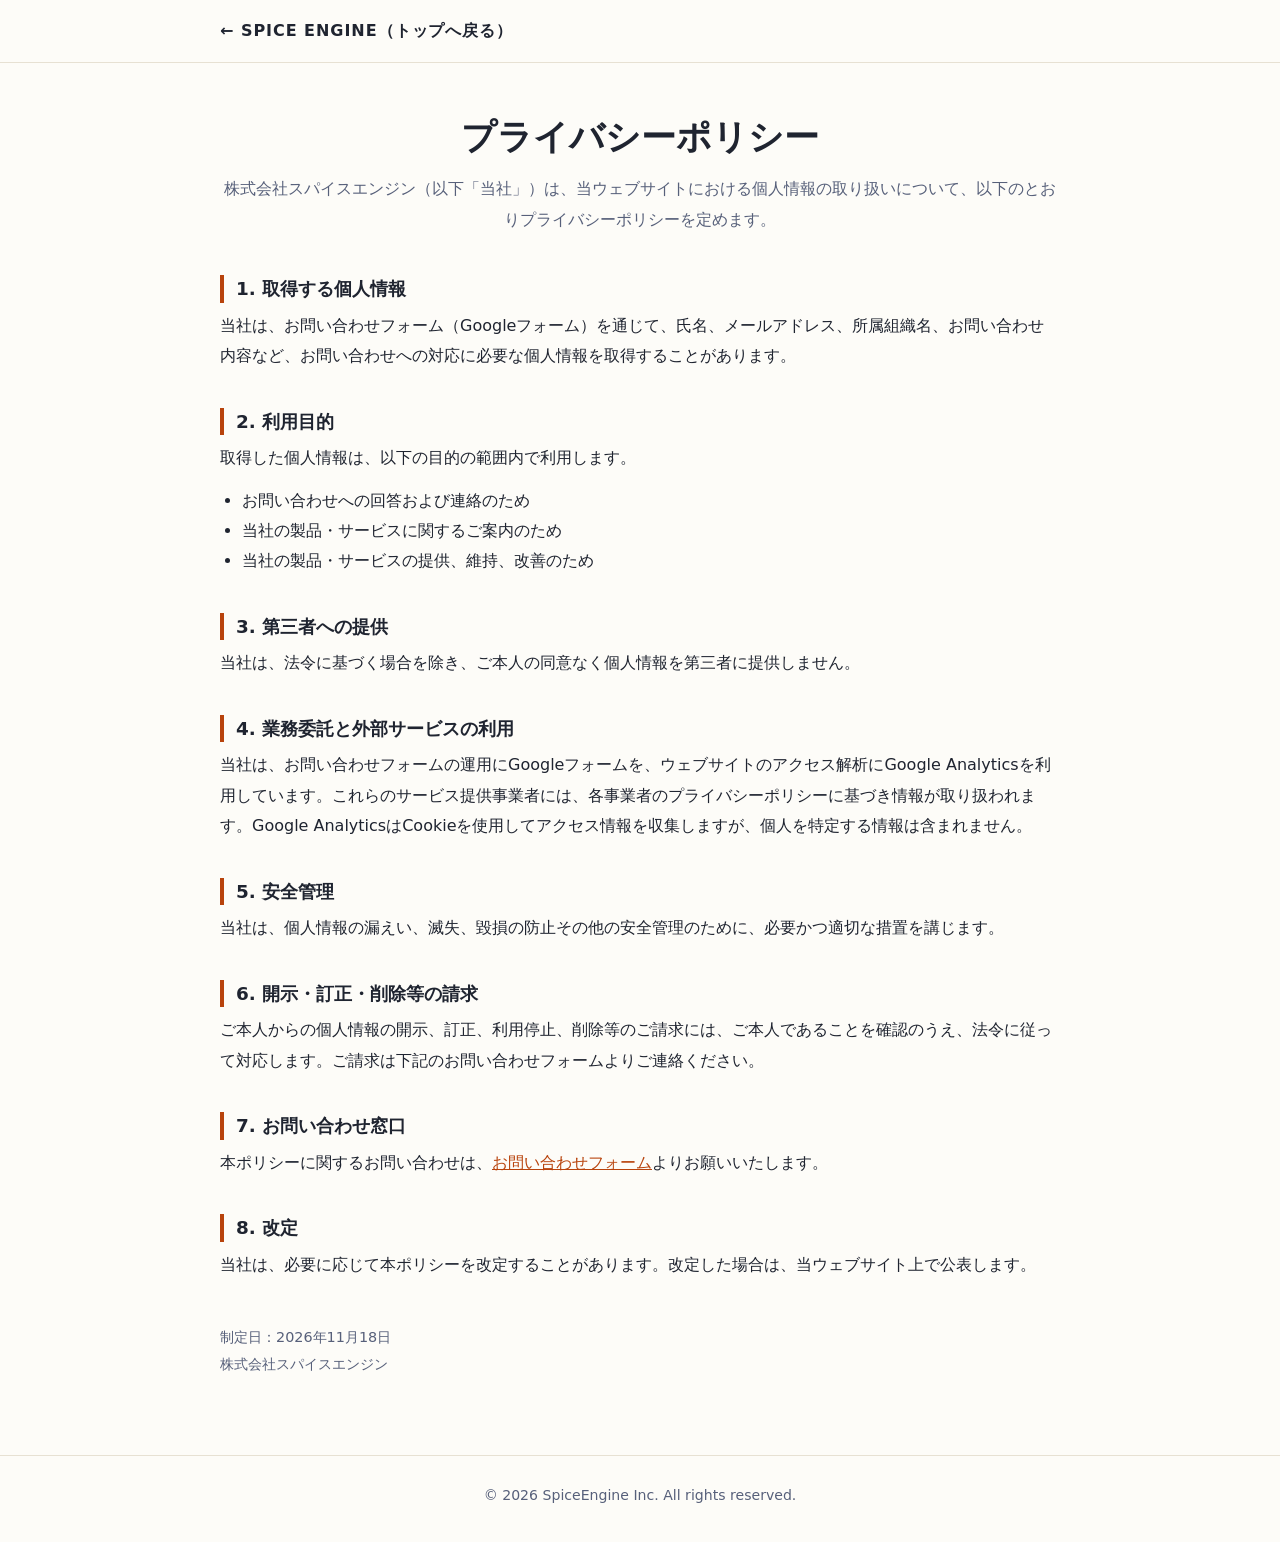
<file: jp/privacy.html>
<!DOCTYPE html>
<html lang="ja">
<head>
<!-- Google tag (gtag.js) -->
<script async src="https://www.googletagmanager.com/gtag/js?id=G-QH7CLHB1S8"></script>
<script>
window.dataLayer = window.dataLayer || [];
function gtag(){dataLayer.push(arguments);}
gtag('js', new Date());
gtag('config', 'G-QH7CLHB1S8');
</script>
<meta charset="utf-8"/>
<meta name="viewport" content="width=device-width, initial-scale=1"/>
<title>プライバシーポリシー | 株式会社スパイスエンジン</title>
<meta name="description" content="株式会社スパイスエンジンのプライバシーポリシー（個人情報の取り扱いについて）。"/>
<link rel="icon" href="/favicon.svg"/>
<style>
:root{
  --bg:#fdfcf8; --ink:#1f2430; --muted:#57607a; --line:#e7e1d3; --accent:#b8430c; --accent-dark:#8f3409;
  --max:880px;
}
*{box-sizing:border-box}
body{
  margin:0;background:var(--bg);color:var(--ink);
  font-family:"Hiragino Kaku Gothic ProN","Hiragino Sans","Noto Sans JP","Yu Gothic UI","Yu Gothic",system-ui,-apple-system,"Segoe UI",sans-serif;
  font-size:16px;line-height:1.9;-webkit-text-size-adjust:100%;
}
a{color:var(--accent)}
.wrap{max-width:var(--max);margin:0 auto;padding:0 20px}
header{border-bottom:1px solid var(--line);padding:16px 0}
header a{color:var(--ink);text-decoration:none;font-weight:700;letter-spacing:.06em}
main{padding:48px 0 64px}
h1{font-size:clamp(1.6rem,5vw,2.2rem);text-align:center;margin:0 0 12px;line-height:1.45}
.lead{text-align:center;color:var(--muted);margin:0 0 40px}
h2{font-size:1.15rem;margin:36px 0 8px;padding-left:12px;border-left:4px solid var(--accent);line-height:1.5}
p{margin:0 0 12px}
ul{margin:0 0 12px;padding-left:1.4em}
.meta{color:var(--muted);font-size:.9rem;margin-top:44px}
footer{border-top:1px solid var(--line);padding:26px 0 34px;text-align:center;color:var(--muted);font-size:.88rem}
</style>
</head>
<body>

<header>
  <div class="wrap"><a href="/">← SPICE ENGINE（トップへ戻る）</a></div>
</header>

<main>
  <div class="wrap">
    <h1>プライバシーポリシー</h1>
    <p class="lead">株式会社スパイスエンジン（以下「当社」）は、当ウェブサイトにおける個人情報の取り扱いについて、以下のとおりプライバシーポリシーを定めます。</p>

    <h2>1. 取得する個人情報</h2>
    <p>当社は、お問い合わせフォーム（Googleフォーム）を通じて、氏名、メールアドレス、所属組織名、お問い合わせ内容など、お問い合わせへの対応に必要な個人情報を取得することがあります。</p>

    <h2>2. 利用目的</h2>
    <p>取得した個人情報は、以下の目的の範囲内で利用します。</p>
    <ul>
      <li>お問い合わせへの回答および連絡のため</li>
      <li>当社の製品・サービスに関するご案内のため</li>
      <li>当社の製品・サービスの提供、維持、改善のため</li>
    </ul>

    <h2>3. 第三者への提供</h2>
    <p>当社は、法令に基づく場合を除き、ご本人の同意なく個人情報を第三者に提供しません。</p>

    <h2>4. 業務委託と外部サービスの利用</h2>
    <p>当社は、お問い合わせフォームの運用にGoogleフォームを、ウェブサイトのアクセス解析にGoogle Analyticsを利用しています。これらのサービス提供事業者には、各事業者のプライバシーポリシーに基づき情報が取り扱われます。Google AnalyticsはCookieを使用してアクセス情報を収集しますが、個人を特定する情報は含まれません。</p>

    <h2>5. 安全管理</h2>
    <p>当社は、個人情報の漏えい、滅失、毀損の防止その他の安全管理のために、必要かつ適切な措置を講じます。</p>

    <h2>6. 開示・訂正・削除等の請求</h2>
    <p>ご本人からの個人情報の開示、訂正、利用停止、削除等のご請求には、ご本人であることを確認のうえ、法令に従って対応します。ご請求は下記のお問い合わせフォームよりご連絡ください。</p>

    <h2>7. お問い合わせ窓口</h2>
    <p>本ポリシーに関するお問い合わせは、<a href="https://docs.google.com/forms/d/e/1FAIpQLSclg_9IMWsu9Ar89q9FXXtZaELc6WRtHxWY1J6L00wCvOVEnQ/viewform" target="_blank" rel="noreferrer">お問い合わせフォーム</a>よりお願いいたします。</p>

    <h2>8. 改定</h2>
    <p>当社は、必要に応じて本ポリシーを改定することがあります。改定した場合は、当ウェブサイト上で公表します。</p>

    <p class="meta">制定日：2026年11月18日<br/>株式会社スパイスエンジン</p>
  </div>
</main>

<footer>
  <div class="wrap">© 2026 SpiceEngine Inc. All rights reserved.</div>
</footer>

</body>
</html>
</file>
